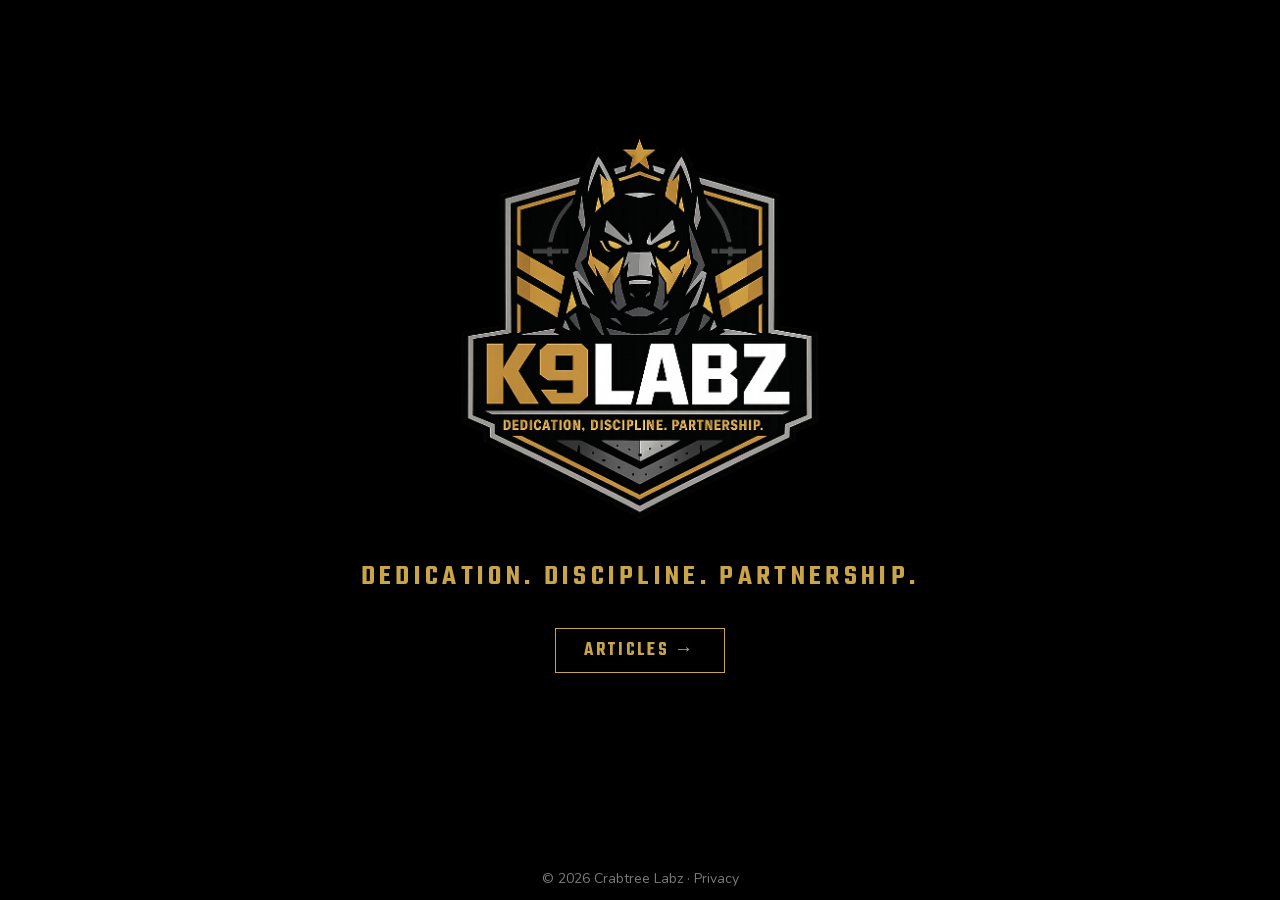
<file: index.html>
<!DOCTYPE html>
<html lang="en">
<head>
  <meta charset="utf-8" />
  <meta name="viewport" content="width=device-width, initial-scale=1" />
  <title>K9Labz</title>

  <link rel="stylesheet" href="/fonts/fonts.css">
  <style>
    :root {
      --bg: #000000;
      --text: #C9A44A;
      --footer: #7A7A7A;
    }

    body {
      margin: 0;
      padding: 0;
      background: var(--bg);
      color: var(--text);
      font-family: 'Teko', sans-serif;
    }

    .centered {
      display: flex;
      justify-content: center;
      align-items: center;
      height: 100vh;
      text-align: center;
      position: relative;
    }

    .container {
      max-width: 700px;
      padding: 20px;
      margin-top: -100px;
    }

    img.logo {
      width: 400px;
      max-width: 80%;
      height: auto;
      margin-bottom: 24px;
    }

    h1.slogan {
      font-weight: 600;
      font-size: 1.8rem;
      line-height: 1.3;
      margin: 0;
      padding: 0 10px;
      letter-spacing: 0.15em;
      text-transform: uppercase;
    }

    @media (max-width: 480px) {
      h1.slogan { font-size: 1.4rem; }
    }

    .footer {
      position: fixed;
      bottom: 0;
      width: 100%;
      text-align: center;
      font-family: 'Nunito', sans-serif;
      font-size: 14px;
      color: var(--footer);
      pointer-events: none;
      user-select: none;
      background: var(--bg);
      z-index: 20;
      padding: 12px 0;
    }

    .footer a {
      color: inherit;
      text-decoration: none;
      pointer-events: auto;
    }

    .footer a:hover {
      text-decoration: underline;
    }
    .nav-link {
      display: inline-block;
      margin-top: 32px;
      font-family: 'Teko', sans-serif;
      font-weight: 600;
      font-size: 1.2rem;
      letter-spacing: 0.12em;
      text-transform: uppercase;
      color: var(--text);
      text-decoration: none;
      border: 1px solid var(--text);
      padding: 8px 28px;
      transition: background 0.15s, color 0.15s;
    }

    .nav-link:hover {
      background: var(--text);
      color: var(--bg);
    }
  </style>
</head>

<body>
  <div class="centered">
    <div class="container">
      <img src="logo.png" alt="K9Labz" class="logo">
      <h1 class="slogan">Dedication. Discipline. Partnership.</h1>
      <a href="articles/index.html" class="nav-link">Articles →</a>
    </div>
  </div>
  <div class="footer">&copy; 2026 <a href="https://craz.com">Crabtree Labz</a> · <a href="https://craz.com/privacy.html">Privacy</a></div>
</body>
</html>
</file>
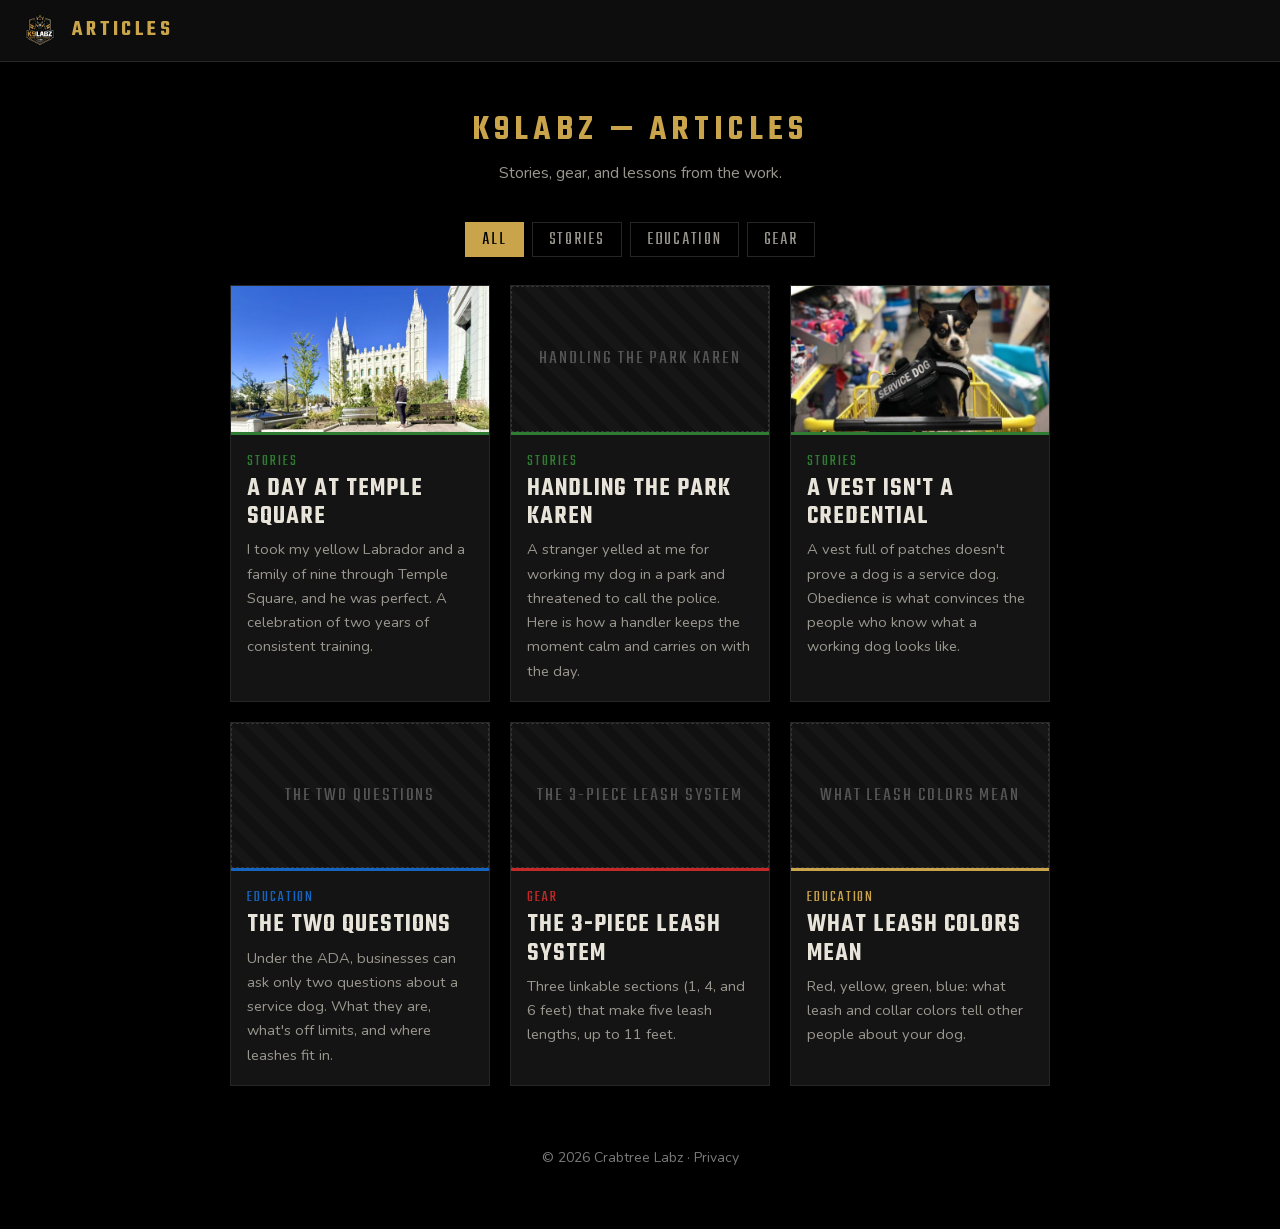
<file: articles/index.html>
<!DOCTYPE html>
<html lang="en">
<head>
  <meta charset="utf-8">
  <meta name="viewport" content="width=device-width, initial-scale=1">
  <title>Articles — K9Labz</title>
  <link rel="stylesheet" href="/fonts/fonts.css">
  <link rel="stylesheet" href="articles.css">
</head>
<body>

<div class="k9-header">
  <a href="../index.html"><img src="../logo.png" alt="K9Labz"></a>
  <span class="k9-header-title">Articles</span>
</div>

<div class="k9-page">
  <div class="k9-page-subtitle">
    <div class="k9-page-subtitle-label">K9Labz — Articles</div>
    <div class="k9-page-subtitle-detail">Stories, gear, and lessons from the work.</div>
  </div>

  <div class="k9-filters" id="k9-filters"></div>
  <div class="k9-index-grid" id="k9-index"></div>

  <div class="k9-page-footer">
    &copy; 2026 <a href="https://craz.com">Crabtree Labz</a> · <a href="https://craz.com/privacy.html">Privacy</a>
  </div>
</div>

<script>
// Newest first. `category` drives the filter buttons — use any name
// (e.g. "Gear", "Stories", "Education"); new categories appear automatically.
var ARTICLES = [
  {
    slug: "temple-square",
    title: "A Day at Temple Square",
    category: "Stories",
    summary: "I took my yellow Labrador and a family of nine through Temple Square, and he was perfect. A celebration of two years of consistent training.",
    accentColor: "#2E7D32",
    thumbnail: "temple-square/images/thumb.jpg"
  },
  {
    slug: "park-karens",
    title: "Handling the Park Karen",
    category: "Stories",
    summary: "A stranger yelled at me for working my dog in a park and threatened to call the police. Here is how a handler keeps the moment calm and carries on with the day.",
    accentColor: "#2E7D32",
    thumbnail: null
  },
  {
    slug: "vest-isnt-a-credential",
    title: "A Vest Isn't a Credential",
    category: "Stories",
    summary: "A vest full of patches doesn't prove a dog is a service dog. Obedience is what convinces the people who know what a working dog looks like.",
    accentColor: "#2E7D32",
    thumbnail: null
  },
  {
    slug: "ada-two-questions",
    title: "The Two Questions",
    category: "Education",
    summary: "Under the ADA, businesses can ask only two questions about a service dog. What they are, what's off limits, and where leashes fit in.",
    accentColor: "#1565C0",
    thumbnail: null
  },
  {
    slug: "leash-system",
    title: "The 3-Piece Leash System",
    category: "Gear",
    summary: "Three linkable sections (1, 4, and 6 feet) that make five leash lengths, up to 11 feet.",
    accentColor: "#C62828",
    thumbnail: null
  },
  {
    slug: "leash-color-codes",
    title: "What Leash Colors Mean",
    category: "Education",
    summary: "Red, yellow, green, blue: what leash and collar colors tell other people about your dog.",
    accentColor: "#C9A44A",
    thumbnail: null
  }
];

(function () {
  var grid = document.getElementById('k9-index');
  var filters = document.getElementById('k9-filters');

  var categories = [];
  for (var i = 0; i < ARTICLES.length; i++) {
    if (categories.indexOf(ARTICLES[i].category) === -1) categories.push(ARTICLES[i].category);
  }

  if (categories.length > 1) {
    var btns = '<button class="k9-filter is-active" data-cat="">All</button>';
    for (var j = 0; j < categories.length; j++) {
      btns += '<button class="k9-filter" data-cat="' + esc(categories[j]) + '">' + esc(categories[j]) + '</button>';
    }
    filters.innerHTML = btns;
    filters.addEventListener('click', function (e) {
      var btn = e.target.closest('.k9-filter');
      if (!btn) return;
      var active = filters.querySelectorAll('.k9-filter');
      for (var k = 0; k < active.length; k++) active[k].classList.toggle('is-active', active[k] === btn);
      render(btn.getAttribute('data-cat'));
    });
  }

  // AgentHubStudio publishes card photos chosen on the phone as slots.json beside this page.
  applySlots();
  render('');

  function applySlots() {
    var data = null;
    try {
      var x = new XMLHttpRequest();
      x.open('GET', 'slots.json', false);
      x.send();
      if (x.status === 200) data = JSON.parse(x.responseText).slots || null;
    } catch (e) { data = null; }
    if (!data) return;
    for (var i = 0; i < ARTICLES.length; i++) {
      var v = data['card.' + ARTICLES[i].slug];
      if (v !== undefined) { ARTICLES[i].thumbnail = v ? v.src : null; ARTICLES[i].thumbAlt = v && (v.alt || v.caption) || ''; }
    }
  }

  function render(cat) {
    var html = '';
    for (var i = 0; i < ARTICLES.length; i++) {
      var a = ARTICLES[i];
      if (cat && a.category !== cat) continue;
      var img = a.thumbnail
        ? '<img class="k9-index-card-img" src="' + esc(a.thumbnail) + '" alt="' + esc(a.thumbAlt || a.title) + '">'
        : '<div class="k9-placeholder">' + esc(a.title) + '</div>';

      html += (
        '<a class="k9-index-card" href="' + esc(a.slug) + '/index.html" style="--k9-accent:' + esc(a.accentColor) + '">' +
          img +
          '<div class="k9-index-card-accent"></div>' +
          '<div class="k9-index-card-body">' +
            '<div class="k9-index-card-category">' + esc(a.category) + '</div>' +
            '<div class="k9-index-card-title">' + esc(a.title) + '</div>' +
            '<div class="k9-index-card-summary">' + esc(a.summary) + '</div>' +
          '</div>' +
        '</a>'
      );
    }
    grid.innerHTML = html;
  }

  function esc(s) {
    if (!s) return '';
    var d = document.createElement('div');
    d.appendChild(document.createTextNode(s));
    return d.innerHTML;
  }
})();
</script>
</body>
</html>
</file>
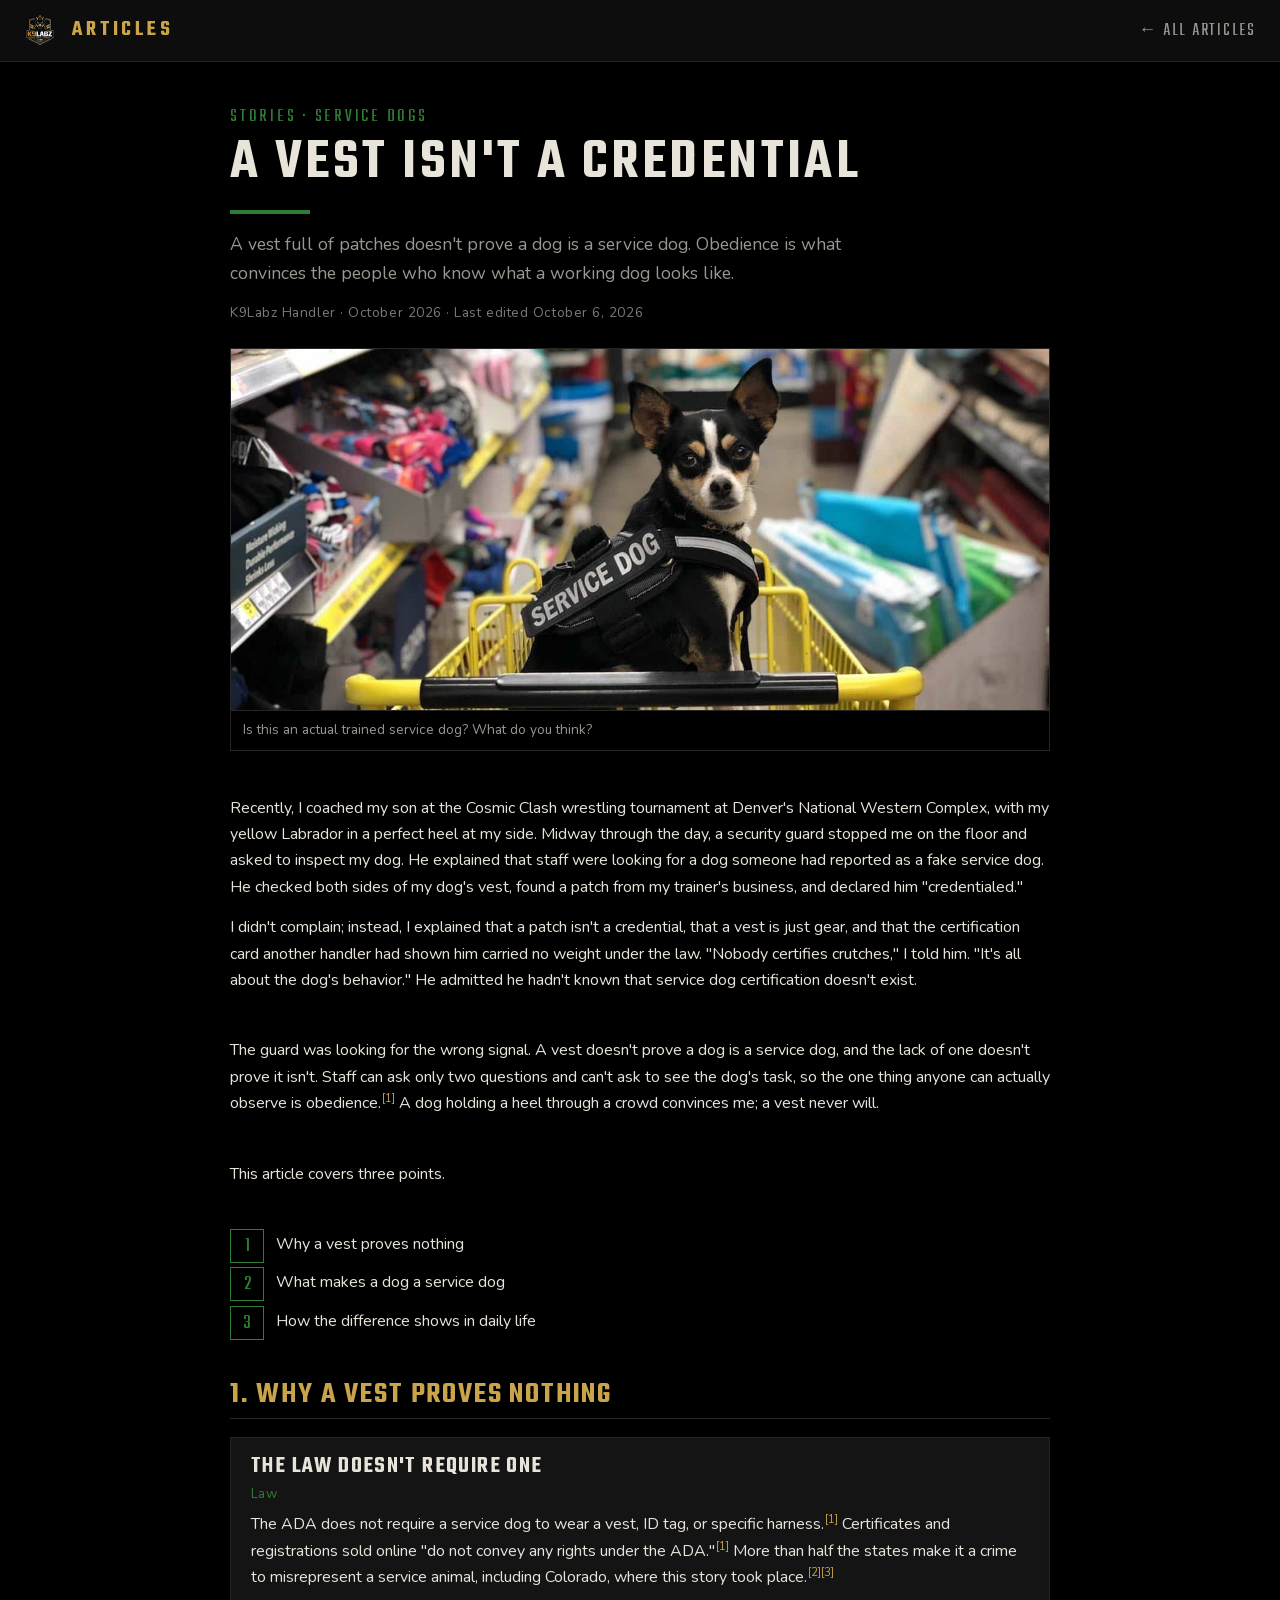
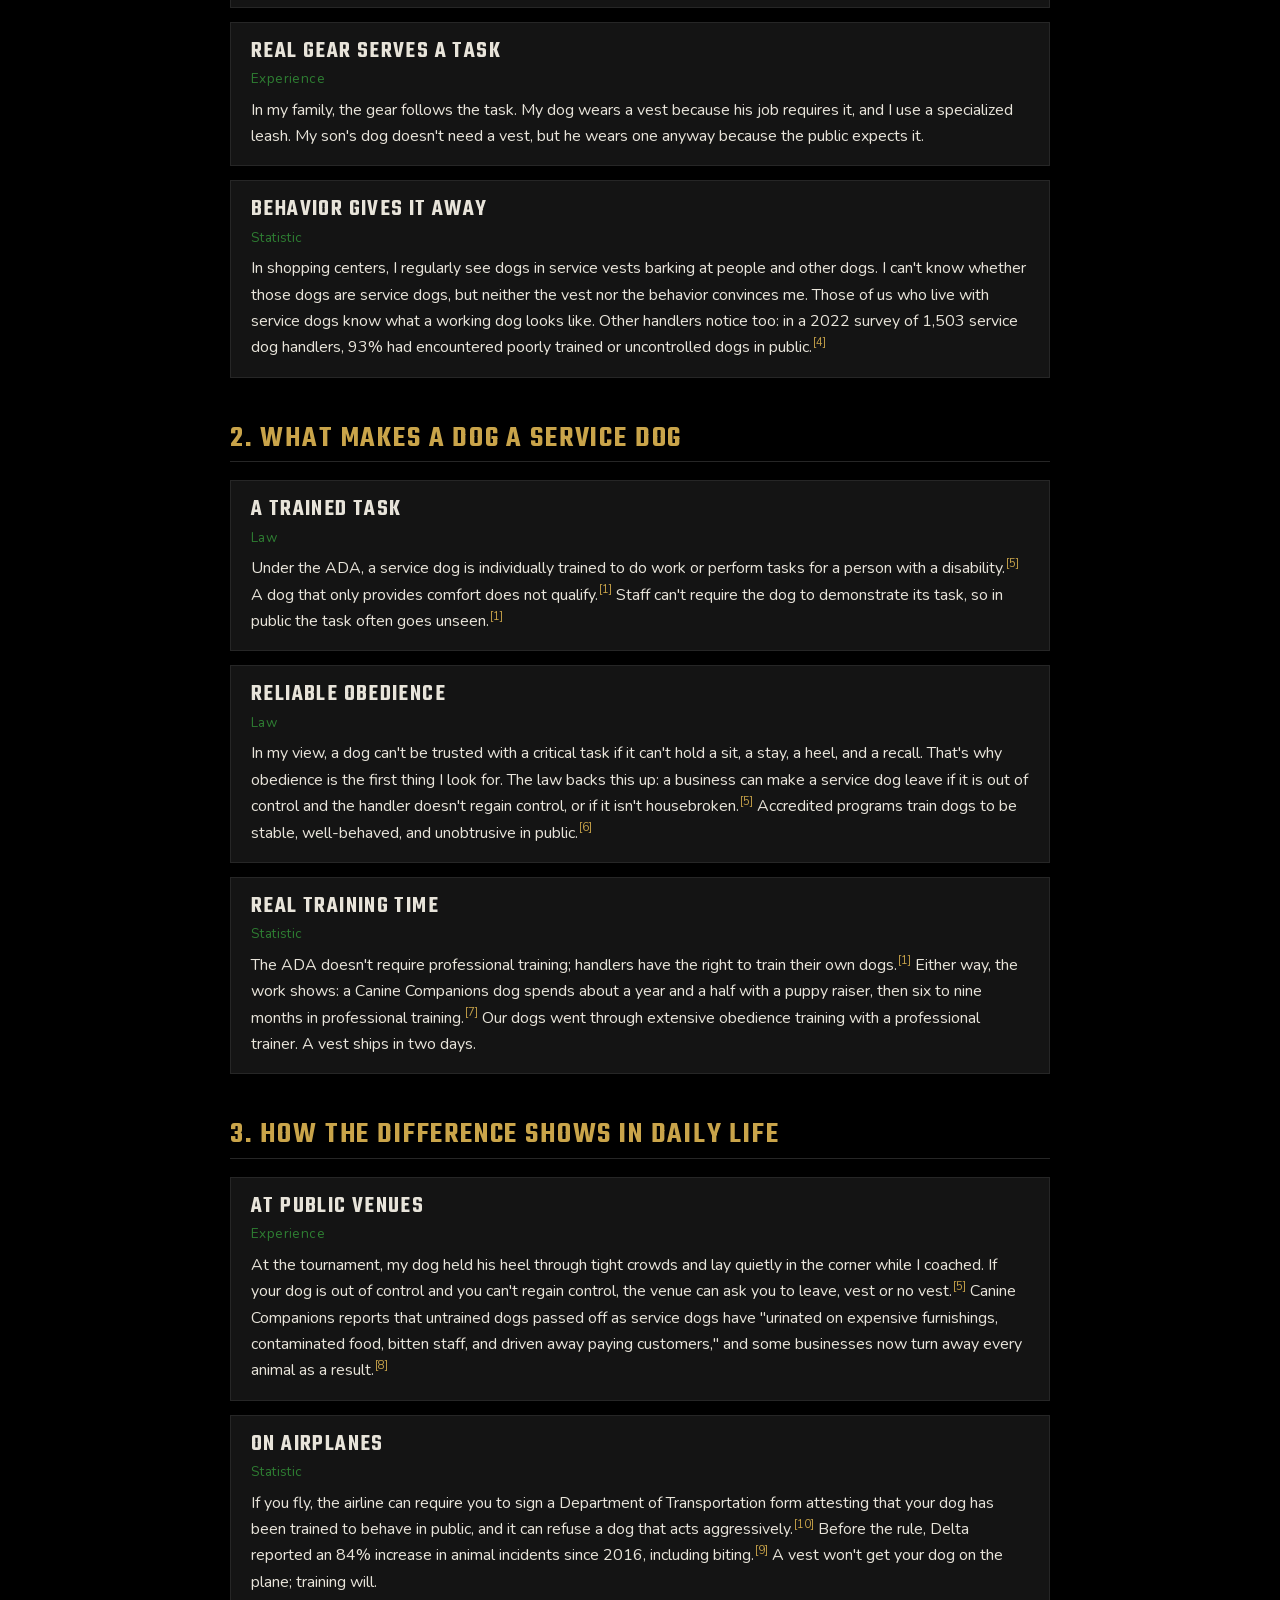
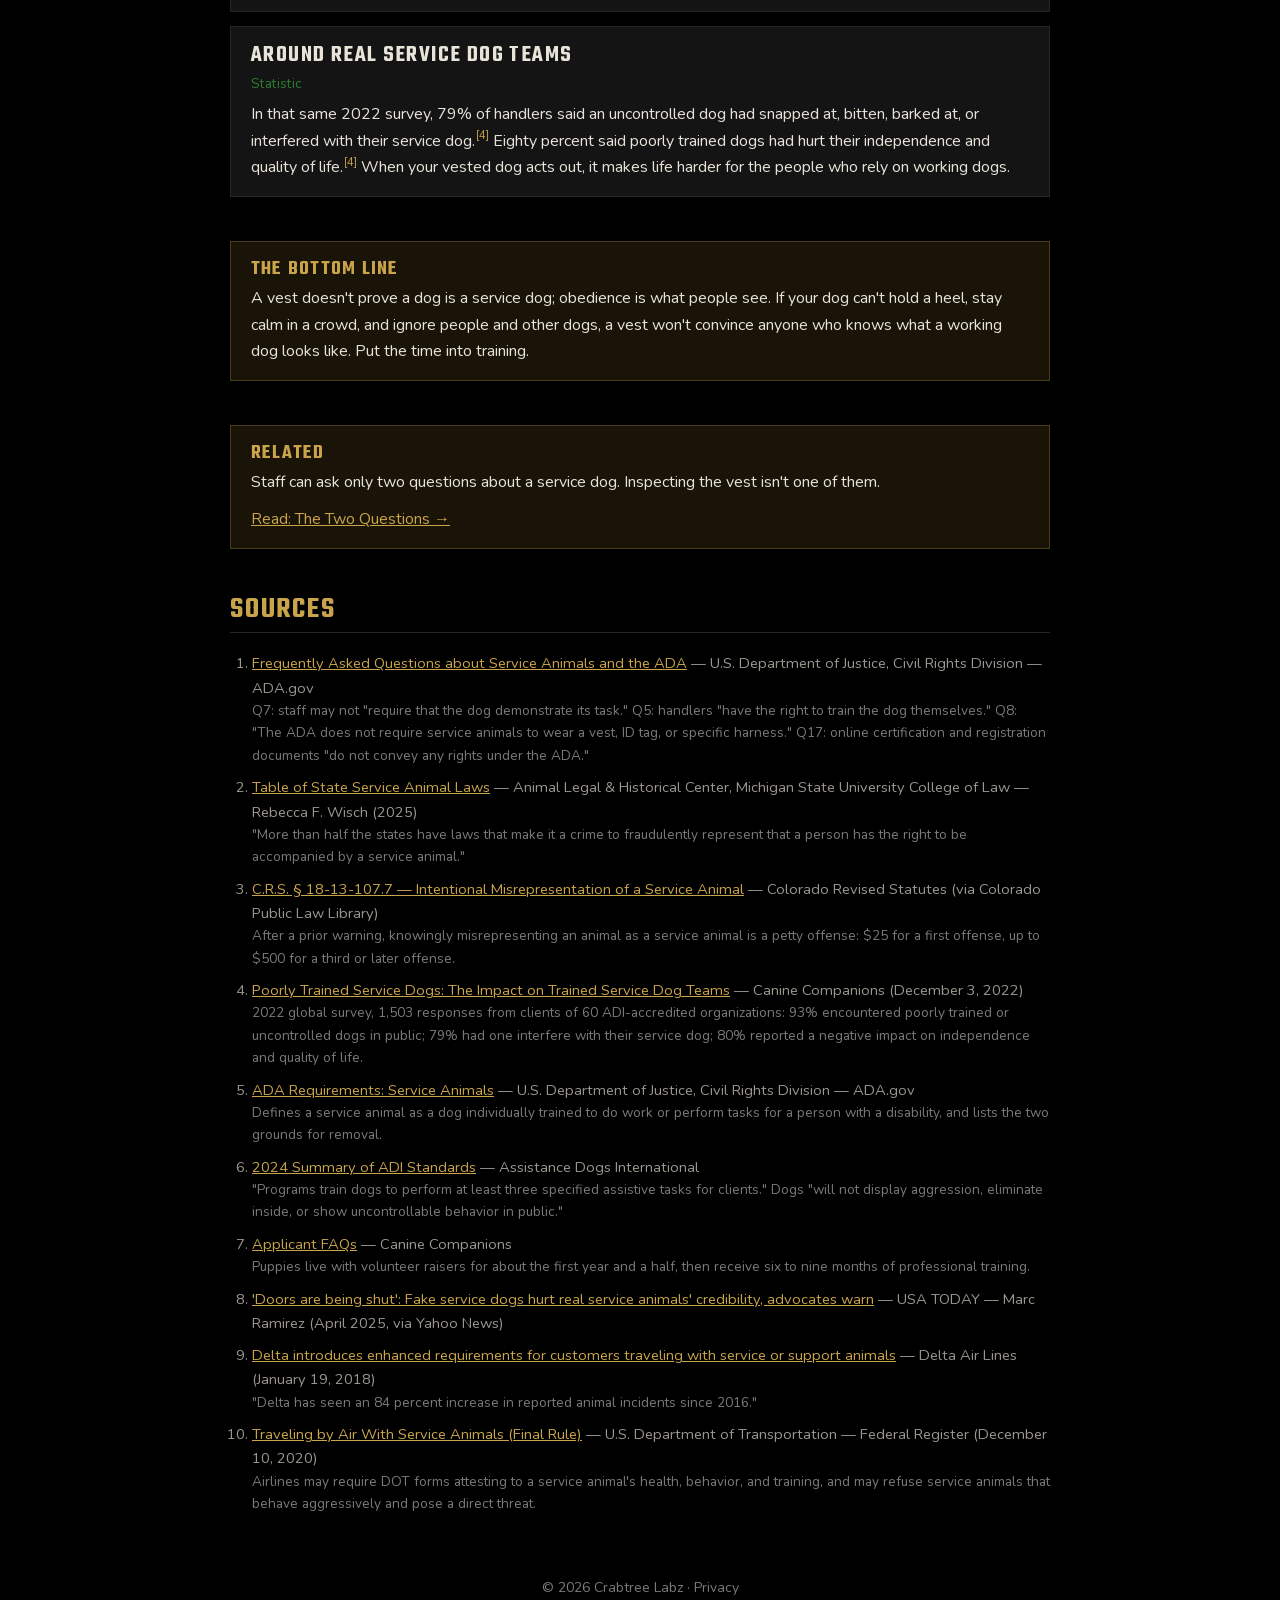
<file: articles/vest-isnt-a-credential/index.html>
<!DOCTYPE html>
<html lang="en">
<head>
  <meta charset="utf-8">
  <meta name="viewport" content="width=device-width, initial-scale=1">
  <title>A Vest Isn't a Credential — K9Labz</title>
  <link rel="stylesheet" href="/fonts/fonts.css">
  <link rel="stylesheet" href="../articles.css">
</head>
<body>
<div id="k9-root"></div>

<script>
var ARTICLE = {
  title: "A Vest Isn't a Credential",
  kicker: "Stories · Service Dogs",
  summary: "A vest full of patches doesn't prove a dog is a service dog. Obedience is what convinces the people who know what a working dog looks like.",
  author: "K9Labz Handler",
  published: "October 2026",
  updated: "October 6, 2026",
  accentColor: "#2E7D32",
  heroImage: null,

  blocks: [
    {
      type: "text",
      text: [
        "Recently, I coached my son at the Cosmic Clash wrestling tournament at Denver's National Western Complex, with my yellow Labrador in a perfect heel at my side. Midway through the day, a security guard stopped me on the floor and asked to inspect my dog. He explained that staff were looking for a dog someone had reported as a fake service dog. He checked both sides of my dog's vest, found a patch from my trainer's business, and declared him \"credentialed.\"",
        "I didn't complain; instead, I explained that a patch isn't a credential, that a vest is just gear, and that the certification card another handler had shown him carried no weight under the law. \"Nobody certifies crutches,\" I told him. \"It's all about the dog's behavior.\" He admitted he hadn't known that service dog certification doesn't exist."
      ]
    },
    {
      type: "text",
      text: "The guard was looking for the wrong signal. A vest doesn't prove a dog is a service dog, and the lack of one doesn't prove it isn't. Staff can ask only two questions and can't ask to see the dog's task, so the one thing anyone can actually observe is obedience.[1] A dog holding a heel through a crowd convinces me; a vest never will."
    },
    {
      type: "text",
      text: "This article covers three points."
    },
    {
      type: "steps",
      items: [
        "Why a vest proves nothing",
        "What makes a dog a service dog",
        "How the difference shows in daily life"
      ]
    },
    {
      type: "items",
      heading: "1. Why a Vest Proves Nothing",
      items: [
        { title: "The Law Doesn't Require One", meta: "Law", text: "The ADA does not require a service dog to wear a vest, ID tag, or specific harness.[1] Certificates and registrations sold online \"do not convey any rights under the ADA.\"[1] More than half the states make it a crime to misrepresent a service animal, including Colorado, where this story took place.[2][3]" },
        { title: "Real Gear Serves a Task", meta: "Experience", text: "In my family, the gear follows the task. My dog wears a vest because his job requires it, and I use a specialized leash. My son's dog doesn't need a vest, but he wears one anyway because the public expects it." },
        { title: "Behavior Gives It Away", meta: "Statistic", text: "In shopping centers, I regularly see dogs in service vests barking at people and other dogs. I can't know whether those dogs are service dogs, but neither the vest nor the behavior convinces me. Those of us who live with service dogs know what a working dog looks like. Other handlers notice too: in a 2022 survey of 1,503 service dog handlers, 93% had encountered poorly trained or uncontrolled dogs in public.[4]" }
      ]
    },
    {
      type: "items",
      heading: "2. What Makes a Dog a Service Dog",
      items: [
        { title: "A Trained Task", meta: "Law", text: "Under the ADA, a service dog is individually trained to do work or perform tasks for a person with a disability.[5] A dog that only provides comfort does not qualify.[1] Staff can't require the dog to demonstrate its task, so in public the task often goes unseen.[1]" },
        { title: "Reliable Obedience", meta: "Law", text: "In my view, a dog can't be trusted with a critical task if it can't hold a sit, a stay, a heel, and a recall. That's why obedience is the first thing I look for. The law backs this up: a business can make a service dog leave if it is out of control and the handler doesn't regain control, or if it isn't housebroken.[5] Accredited programs train dogs to be stable, well-behaved, and unobtrusive in public.[6]" },
        { title: "Real Training Time", meta: "Statistic", text: "The ADA doesn't require professional training; handlers have the right to train their own dogs.[1] Either way, the work shows: a Canine Companions dog spends about a year and a half with a puppy raiser, then six to nine months in professional training.[7] Our dogs went through extensive obedience training with a professional trainer. A vest ships in two days." }
      ]
    },
    {
      type: "items",
      heading: "3. How the Difference Shows in Daily Life",
      items: [
        { title: "At Public Venues", meta: "Experience", text: "At the tournament, my dog held his heel through tight crowds and lay quietly in the corner while I coached. If your dog is out of control and you can't regain control, the venue can ask you to leave, vest or no vest.[5] Canine Companions reports that untrained dogs passed off as service dogs have \"urinated on expensive furnishings, contaminated food, bitten staff, and driven away paying customers,\" and some businesses now turn away every animal as a result.[8]" },
        { title: "On Airplanes", meta: "Statistic", text: "If you fly, the airline can require you to sign a Department of Transportation form attesting that your dog has been trained to behave in public, and it can refuse a dog that acts aggressively.[10] Before the rule, Delta reported an 84% increase in animal incidents since 2016, including biting.[9] A vest won't get your dog on the plane; training will." },
        { title: "Around Real Service Dog Teams", meta: "Statistic", text: "In that same 2022 survey, 79% of handlers said an uncontrolled dog had snapped at, bitten, barked at, or interfered with their service dog.[4] Eighty percent said poorly trained dogs had hurt their independence and quality of life.[4] When your vested dog acts out, it makes life harder for the people who rely on working dogs." }
      ]
    },
    {
      type: "callout",
      label: "The Bottom Line",
      text: "A vest doesn't prove a dog is a service dog; obedience is what people see. If your dog can't hold a heel, stay calm in a crowd, and ignore people and other dogs, a vest won't convince anyone who knows what a working dog looks like. Put the time into training."
    },
    {
      type: "callout",
      label: "Related",
      text: "Staff can ask only two questions about a service dog. Inspecting the vest isn't one of them.",
      link: { href: "../ada-two-questions/index.html", label: "Read: The Two Questions" }
    },
    {
      type: "sources",
      heading: "Sources",
      items: [
        { title: "Frequently Asked Questions about Service Animals and the ADA", publisher: "U.S. Department of Justice, Civil Rights Division — ADA.gov", url: "https://www.ada.gov/resources/service-animals-faqs/", note: "Q7: staff may not \"require that the dog demonstrate its task.\" Q5: handlers \"have the right to train the dog themselves.\" Q8: \"The ADA does not require service animals to wear a vest, ID tag, or specific harness.\" Q17: online certification and registration documents \"do not convey any rights under the ADA.\"" },
        { title: "Table of State Service Animal Laws", publisher: "Animal Legal & Historical Center, Michigan State University College of Law — Rebecca F. Wisch (2025)", url: "https://www.animallaw.info/topic/table-state-assistance-animal-laws", note: "\"More than half the states have laws that make it a crime to fraudulently represent that a person has the right to be accompanied by a service animal.\"" },
        { title: "C.R.S. § 18-13-107.7 — Intentional Misrepresentation of a Service Animal", publisher: "Colorado Revised Statutes (via Colorado Public Law Library)", url: "https://colorado.public.law/statutes/crs_18-13-107.7", note: "After a prior warning, knowingly misrepresenting an animal as a service animal is a petty offense: $25 for a first offense, up to $500 for a third or later offense." },
        { title: "Poorly Trained Service Dogs: The Impact on Trained Service Dog Teams", publisher: "Canine Companions (December 3, 2022)", url: "https://canine.org/news/poorly-trained-service-dogs-the-impact-on-trained-service-dog-teams/", note: "2022 global survey, 1,503 responses from clients of 60 ADI-accredited organizations: 93% encountered poorly trained or uncontrolled dogs in public; 79% had one interfere with their service dog; 80% reported a negative impact on independence and quality of life." },
        { title: "ADA Requirements: Service Animals", publisher: "U.S. Department of Justice, Civil Rights Division — ADA.gov", url: "https://www.ada.gov/resources/service-animals-2010-requirements/", note: "Defines a service animal as a dog individually trained to do work or perform tasks for a person with a disability, and lists the two grounds for removal." },
        { title: "2024 Summary of ADI Standards", publisher: "Assistance Dogs International", url: "https://assistancedogsinternational.org/clientuploads/Summary%20of%20Standards/2024_ADI_Summary_of_Standards.pdf", note: "\"Programs train dogs to perform at least three specified assistive tasks for clients.\" Dogs \"will not display aggression, eliminate inside, or show uncontrollable behavior in public.\"" },
        { title: "Applicant FAQs", publisher: "Canine Companions", url: "https://canine.org/service-dogs/assistance-dog-faqs/", note: "Puppies live with volunteer raisers for about the first year and a half, then receive six to nine months of professional training." },
        { title: "'Doors are being shut': Fake service dogs hurt real service animals' credibility, advocates warn", publisher: "USA TODAY — Marc Ramirez (April 2025, via Yahoo News)", url: "https://www.yahoo.com/news/doors-being-shut-fake-dogs-100336952.html" },
        { title: "Delta introduces enhanced requirements for customers traveling with service or support animals", publisher: "Delta Air Lines (January 19, 2018)", url: "https://ir.delta.com/news/news-details/2018/Delta-introduces-enhanced-requirements-for-customers-traveling-with-service-or-support-animals-effective-March-1/default.aspx", note: "\"Delta has seen an 84 percent increase in reported animal incidents since 2016.\"" },
        { title: "Traveling by Air With Service Animals (Final Rule)", publisher: "U.S. Department of Transportation — Federal Register (December 10, 2020)", url: "https://www.federalregister.gov/documents/2020/12/10/2020-26679/traveling-by-air-with-service-animals", note: "Airlines may require DOT forms attesting to a service animal's health, behavior, and training, and may refuse service animals that behave aggressively and pose a direct threat." }
      ]
    }
  ]
};
</script>
<script src="../articles.js"></script>
</body>
</html>
</file>
<file: fonts/fonts.css>
/* Self-hosted fonts (SIL Open Font License), so this site makes no requests to Google.
   Generated from Google Fonts; latin subset unless noted. */

@font-face {
  font-family: 'Nunito';
  font-style: normal;
  font-weight: 300;
  font-display: swap;
  src: url(/fonts/nunito-57f464a4.woff2) format('woff2');
  unicode-range: U+0000-00FF, U+0131, U+0152-0153, U+02BB-02BC, U+02C6, U+02DA, U+02DC, U+0304, U+0308, U+0329, U+2000-206F, U+20AC, U+2122, U+2191, U+2193, U+2212, U+2215, U+FEFF, U+FFFD;
}

@font-face {
  font-family: 'Nunito';
  font-style: normal;
  font-weight: 400;
  font-display: swap;
  src: url(/fonts/nunito-57f464a4.woff2) format('woff2');
  unicode-range: U+0000-00FF, U+0131, U+0152-0153, U+02BB-02BC, U+02C6, U+02DA, U+02DC, U+0304, U+0308, U+0329, U+2000-206F, U+20AC, U+2122, U+2191, U+2193, U+2212, U+2215, U+FEFF, U+FFFD;
}

@font-face {
  font-family: 'Nunito';
  font-style: normal;
  font-weight: 700;
  font-display: swap;
  src: url(/fonts/nunito-57f464a4.woff2) format('woff2');
  unicode-range: U+0000-00FF, U+0131, U+0152-0153, U+02BB-02BC, U+02C6, U+02DA, U+02DC, U+0304, U+0308, U+0329, U+2000-206F, U+20AC, U+2122, U+2191, U+2193, U+2212, U+2215, U+FEFF, U+FFFD;
}

@font-face {
  font-family: 'Teko';
  font-style: normal;
  font-weight: 400;
  font-display: swap;
  src: url(/fonts/teko-8de89a14.woff2) format('woff2');
  unicode-range: U+0000-00FF, U+0131, U+0152-0153, U+02BB-02BC, U+02C6, U+02DA, U+02DC, U+0304, U+0308, U+0329, U+2000-206F, U+20AC, U+2122, U+2191, U+2193, U+2212, U+2215, U+FEFF, U+FFFD;
}

@font-face {
  font-family: 'Teko';
  font-style: normal;
  font-weight: 600;
  font-display: swap;
  src: url(/fonts/teko-8de89a14.woff2) format('woff2');
  unicode-range: U+0000-00FF, U+0131, U+0152-0153, U+02BB-02BC, U+02C6, U+02DA, U+02DC, U+0304, U+0308, U+0329, U+2000-206F, U+20AC, U+2122, U+2191, U+2193, U+2212, U+2215, U+FEFF, U+FFFD;
}
</file>
<file: articles/articles.css>
/* ── K9Labz — Articles ─────────────────────────────────────
   Shared styles for the article template system (stories, gear, education, anything).
   Each article sets --k9-accent via its ARTICLE data.
   ──────────────────────────────────────────────────────── */

:root {
  --k9-accent: #C9A44A;
  --k9-gold: #C9A44A;
  --k9-bg: #000000;
  --k9-bg-deep: #0d0d0d;
  --k9-card: #141414;
  --k9-line: #262626;
  --k9-text: #e8e4da;
  --k9-text-muted: #9a978f;
  --k9-footer: #7A7A7A;
  --k9-pro: #6fbf73;
  --k9-con: #d9705a;
}

* { box-sizing: border-box; margin: 0; padding: 0; }

body {
  background: var(--k9-bg);
  color: var(--k9-text);
  font-family: 'Nunito', sans-serif;
  font-weight: 400;
  line-height: 1.65;
  -webkit-font-smoothing: antialiased;
}

a { color: var(--k9-gold); }
a:hover { color: #e3c06a; }

h1, h2, h3, .k9-label {
  font-family: 'Teko', sans-serif;
  font-weight: 600;
  letter-spacing: 0.06em;
  text-transform: uppercase;
  line-height: 1.1;
}

/* ── Header ──────────────────────────────────────────── */

.k9-header {
  display: flex;
  align-items: center;
  gap: 16px;
  padding: 12px 24px;
  background: var(--k9-bg-deep);
  border-bottom: 1px solid var(--k9-line);
  position: sticky;
  top: 0;
  z-index: 100;
}

.k9-header a { display: flex; align-items: center; text-decoration: none; }
.k9-header img { height: 32px; width: auto; }

.k9-header-title {
  font-family: 'Teko', sans-serif;
  font-size: 1.4rem;
  font-weight: 600;
  letter-spacing: 0.15em;
  text-transform: uppercase;
  color: var(--k9-gold);
}

.k9-header-spacer { flex: 1; }

.k9-header-back {
  font-family: 'Teko', sans-serif;
  font-size: 1.1rem;
  letter-spacing: 0.1em;
  text-transform: uppercase;
  color: var(--k9-text-muted) !important;
}

.k9-header-back:hover { color: var(--k9-gold) !important; }

/* ── Page ────────────────────────────────────────────── */

.k9-page {
  max-width: 860px;
  margin: 0 auto;
  padding: 40px 20px 60px;
}

.k9-page-subtitle { text-align: center; margin-bottom: 36px; }

.k9-page-subtitle-label {
  font-family: 'Teko', sans-serif;
  font-size: 2.2rem;
  font-weight: 600;
  letter-spacing: 0.15em;
  text-transform: uppercase;
  color: var(--k9-gold);
}

.k9-page-subtitle-detail { color: var(--k9-text-muted); }

.k9-page-footer {
  margin-top: 60px;
  text-align: center;
  font-size: 14px;
  color: var(--k9-footer);
}

.k9-page-footer a { color: inherit; text-decoration: none; }
.k9-page-footer a:hover { text-decoration: underline; }

.k9-placeholder {
  display: flex;
  align-items: center;
  justify-content: center;
  aspect-ratio: 16 / 9;
  background: repeating-linear-gradient(45deg, #111, #111 10px, #161616 10px, #161616 20px);
  border: 1px dashed #333;
  color: #555;
  font-family: 'Teko', sans-serif;
  font-size: 1.2rem;
  letter-spacing: 0.1em;
  text-transform: uppercase;
  text-align: center;
}

/* ── Index grid ──────────────────────────────────────── */

.k9-index-grid {
  display: grid;
  grid-template-columns: repeat(auto-fill, minmax(250px, 1fr));
  gap: 20px;
}

.k9-index-card {
  display: block;
  background: var(--k9-card);
  border: 1px solid var(--k9-line);
  text-decoration: none;
  color: var(--k9-text);
  transition: border-color 0.15s, transform 0.15s;
}

.k9-index-card:hover {
  color: var(--k9-text);
  border-color: var(--k9-accent);
  transform: translateY(-2px);
}

.k9-index-card-img { display: block; width: 100%; aspect-ratio: 16 / 9; object-fit: cover; }
.k9-index-card-accent { height: 3px; background: var(--k9-accent); }
.k9-index-card-body { padding: 14px 16px 18px; }

.k9-index-card-category {
  font-family: 'Teko', sans-serif;
  font-size: 1rem;
  letter-spacing: 0.12em;
  text-transform: uppercase;
  color: var(--k9-accent);
}

.k9-index-card-title {
  font-family: 'Teko', sans-serif;
  font-size: 1.6rem;
  font-weight: 600;
  letter-spacing: 0.04em;
  text-transform: uppercase;
  line-height: 1.1;
  margin-bottom: 6px;
}

.k9-index-card-summary { font-size: 0.92rem; color: var(--k9-text-muted); }

/* ── Article hero ────────────────────────────────────── */

.k9-hero { margin-bottom: 36px; }

.k9-hero-kicker {
  font-family: 'Teko', sans-serif;
  font-size: 1.15rem;
  letter-spacing: 0.15em;
  text-transform: uppercase;
  color: var(--k9-accent);
}

.k9-hero-title { font-size: clamp(2.4rem, 7vw, 3.6rem); color: var(--k9-text); }

.k9-hero-accent-bar { width: 80px; height: 4px; background: var(--k9-accent); margin: 14px 0 16px; }

.k9-hero-summary { font-size: 1.1rem; color: var(--k9-text-muted); max-width: 680px; }

.k9-hero-meta {
  margin-top: 14px;
  font-size: 0.85rem;
  color: var(--k9-footer);
  letter-spacing: 0.04em;
}

.k9-hero-image { margin-top: 24px; border: 1px solid var(--k9-line); }
.k9-hero-image img { display: block; width: 100%; height: auto; }
.k9-hero-caption { padding: 8px 12px; font-size: 0.85rem; color: var(--k9-text-muted); border-top: 1px solid var(--k9-line); }

/* ── Sections ────────────────────────────────────────── */

.k9-section { margin-top: 44px; }

.k9-section h2 {
  font-size: 1.9rem;
  color: var(--k9-gold);
  border-bottom: 1px solid var(--k9-line);
  padding-bottom: 6px;
  margin-bottom: 18px;
}

.k9-section p + p { margin-top: 14px; }

/* Score box */

.k9-score {
  display: flex;
  gap: 20px;
  align-items: center;
  background: var(--k9-card);
  border-left: 4px solid var(--k9-accent);
  padding: 20px 24px;
}

.k9-score-score {
  font-family: 'Teko', sans-serif;
  font-size: 3.4rem;
  font-weight: 600;
  line-height: 1;
  color: var(--k9-accent);
  flex-shrink: 0;
}

.k9-score-score small { font-size: 1.4rem; color: var(--k9-text-muted); }
.k9-score-text strong { display: block; font-family: 'Teko', sans-serif; font-size: 1.4rem; letter-spacing: 0.06em; text-transform: uppercase; }

/* Cards */

.k9-cards { display: grid; grid-template-columns: repeat(auto-fill, minmax(240px, 1fr)); gap: 16px; }

.k9-card { background: var(--k9-card); border: 1px solid var(--k9-line); }
.k9-card img { display: block; width: 100%; aspect-ratio: 4 / 3; object-fit: cover; }
.k9-card .k9-placeholder { aspect-ratio: 4 / 3; border: none; }
.k9-card-swatch { height: 64px; border-bottom: 1px solid var(--k9-line); }
.k9-card-body { padding: 14px 16px 18px; }
.k9-card-kicker { font-family: 'Teko', sans-serif; font-size: 1rem; letter-spacing: 0.12em; text-transform: uppercase; color: var(--k9-accent); }
.k9-card-title { font-family: 'Teko', sans-serif; font-size: 1.5rem; font-weight: 600; text-transform: uppercase; line-height: 1.1; margin-bottom: 6px; }
.k9-card-text { font-size: 0.92rem; color: var(--k9-text-muted); }

/* Ratings */

.k9-ratings { display: grid; gap: 10px; }
.k9-rating { display: grid; grid-template-columns: 170px 1fr 36px; align-items: center; gap: 12px; }
.k9-rating-label { font-family: 'Teko', sans-serif; font-size: 1.2rem; letter-spacing: 0.06em; text-transform: uppercase; }
.k9-rating-track { height: 8px; background: #1f1f1f; }
.k9-rating-fill { height: 100%; background: var(--k9-accent); }
.k9-rating-value { font-family: 'Teko', sans-serif; font-size: 1.3rem; text-align: right; color: var(--k9-accent); }

/* Facts table */

.k9-facts { width: 100%; border-collapse: collapse; }
.k9-facts th, .k9-facts td { text-align: left; padding: 10px 12px; border-bottom: 1px solid var(--k9-line); vertical-align: top; }
.k9-facts th { width: 34%; font-family: 'Teko', sans-serif; font-weight: 600; font-size: 1.15rem; letter-spacing: 0.08em; text-transform: uppercase; color: var(--k9-text-muted); }

/* Items */

.k9-items { display: grid; gap: 14px; }
.k9-item { background: var(--k9-card); border: 1px solid var(--k9-line); padding: 16px 20px; }
.k9-item h3 { font-size: 1.45rem; color: var(--k9-text); margin-bottom: 4px; }
.k9-item-meta { font-size: 0.85rem; color: var(--k9-accent); margin-bottom: 6px; letter-spacing: 0.03em; }

/* Steps */

.k9-steps { list-style: none; counter-reset: step; display: grid; gap: 12px; }
.k9-steps li { counter-increment: step; position: relative; padding-left: 46px; }
.k9-steps li::before {
  content: counter(step);
  position: absolute;
  left: 0;
  top: -2px;
  width: 32px;
  height: 32px;
  display: flex;
  align-items: center;
  justify-content: center;
  border: 1px solid var(--k9-accent);
  color: var(--k9-accent);
  font-family: 'Teko', sans-serif;
  font-size: 1.3rem;
}

/* Pros / cons */

.k9-proscons { display: grid; grid-template-columns: 1fr 1fr; gap: 16px; }
.k9-proscons > div { background: var(--k9-card); border: 1px solid var(--k9-line); padding: 16px 20px; }
.k9-proscons h3 { font-size: 1.4rem; margin-bottom: 8px; }
.k9-pros h3 { color: var(--k9-pro); }
.k9-cons h3 { color: var(--k9-con); }
.k9-proscons ul { padding-left: 18px; }
.k9-proscons li + li { margin-top: 6px; }

/* Callout */

.k9-callout {
  background: #1a1408;
  border: 1px solid #4a3c18;
  padding: 16px 20px;
}

.k9-callout p + p { margin-top: 10px; }
.k9-callout .k9-label { color: var(--k9-gold); font-size: 1.3rem; margin-bottom: 4px; }

/* Gallery */

.k9-gallery { display: grid; grid-template-columns: repeat(auto-fill, minmax(240px, 1fr)); gap: 12px; }
.k9-gallery figure { background: var(--k9-card); border: 1px solid var(--k9-line); }
.k9-gallery img { display: block; width: 100%; aspect-ratio: 4 / 3; object-fit: cover; }
.k9-gallery figcaption { padding: 8px 12px; font-size: 0.85rem; color: var(--k9-text-muted); }

@media (max-width: 600px) {
  .k9-proscons { grid-template-columns: 1fr; }
  .k9-rating { grid-template-columns: 120px 1fr 30px; }
  .k9-score { flex-direction: column; align-items: flex-start; }
  .k9-facts th { width: 40%; }
}

/* Index filters */

.k9-filters { display: flex; flex-wrap: wrap; justify-content: center; gap: 8px; margin-bottom: 28px; }

.k9-filter {
  background: none;
  border: 1px solid var(--k9-line);
  color: var(--k9-text-muted);
  font-family: 'Teko', sans-serif;
  font-size: 1.1rem;
  letter-spacing: 0.1em;
  text-transform: uppercase;
  padding: 4px 16px;
  cursor: pointer;
}

.k9-filter:hover { color: var(--k9-gold); border-color: var(--k9-gold); }
.k9-filter.is-active { background: var(--k9-gold); border-color: var(--k9-gold); color: var(--k9-bg); }

/* Quote */

.k9-quote {
  border-left: 4px solid var(--k9-accent);
  padding: 6px 0 6px 22px;
  font-size: 1.3rem;
  font-style: italic;
  color: var(--k9-text);
}

.k9-quote cite { display: block; margin-top: 8px; font-size: 0.9rem; font-style: normal; color: var(--k9-text-muted); }

/* Single image */

.k9-figure { border: 1px solid var(--k9-line); background: var(--k9-card); }
.k9-figure img { display: block; width: 100%; height: auto; }
.k9-figure figcaption { padding: 8px 12px; font-size: 0.85rem; color: var(--k9-text-muted); }

/* Video */

.k9-video { position: relative; aspect-ratio: 16 / 9; border: 1px solid var(--k9-line); }
.k9-video iframe { position: absolute; inset: 0; width: 100%; height: 100%; border: 0; }
.k9-video + .k9-video-title { margin-top: 8px; font-size: 0.9rem; color: var(--k9-text-muted); }

/* Plain list */

.k9-list { padding-left: 20px; }
.k9-list li + li { margin-top: 6px; }

/* Sources & citations */

.k9-cite { font-size: 0.7em; line-height: 0; margin-left: 1px; white-space: nowrap; }
.k9-cite a { text-decoration: none; }
.k9-sources { padding-left: 22px; font-size: 0.92rem; color: var(--k9-text-muted); }
.k9-sources li + li { margin-top: 8px; }
.k9-sources li:target { color: var(--k9-text); }
.k9-source-note { font-size: 0.85rem; color: var(--k9-footer); }

/* Click-to-load YouTube (see ytFacade in the script) */
.yt-facade {
  display: flex; flex-direction: column; align-items: center; justify-content: center; gap: 10px;
  width: 100%; aspect-ratio: 16 / 9; border: 0; margin: 0; padding: 0; cursor: pointer;
  background: #141414; color: #e8e2d2; font: inherit;
}
.yt-facade .yt-play {
  width: 64px; height: 64px; border-radius: 50%; display: grid; place-items: center;
  border: 2px solid #C9A44A; color: #C9A44A; font-size: 22px; padding-left: 4px;
}
.yt-facade .yt-note { font-size: 0.85rem; opacity: 0.75; }
.yt-facade:hover .yt-play, .yt-facade:focus-visible .yt-play { background: #C9A44A; color: #141414; }
.k9-video .yt-facade, .k9-video .yt-frame { position: absolute; inset: 0; width: 100%; height: 100%; aspect-ratio: auto; border: 0; }
</file>
